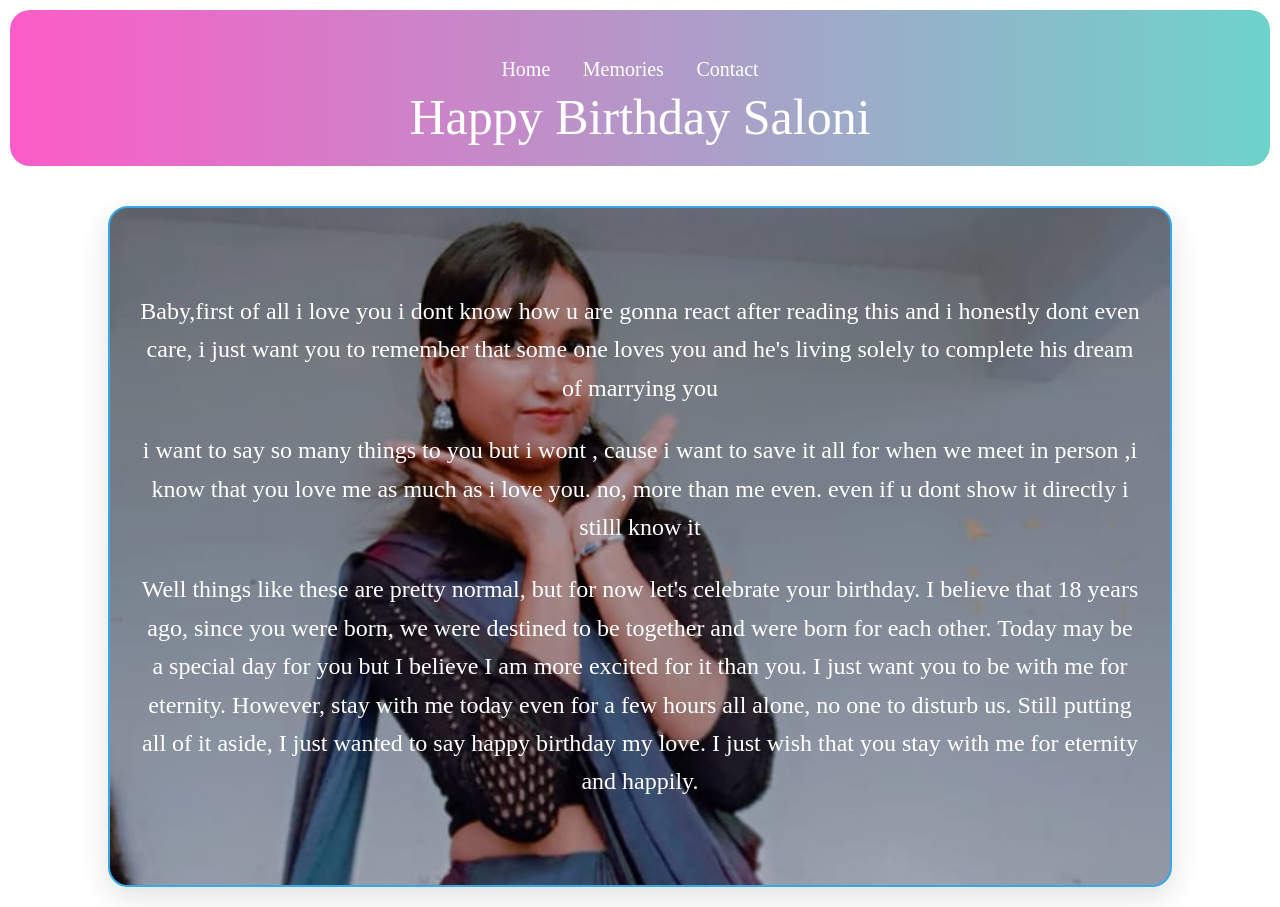
<file: index.html>
<!DOCTYPE html>
<html>
<head>
    
    <title>Happy Birthday Saloni</title>
<style>
body {
    background: white;
    margin: 0;
    font-family: cursive;
}

header {
    background: linear-gradient(to right, #fc5cc7, #6dd3ca);
    padding: 20px;
    margin: 10px;
    text-align: center;
    font-size: 50px;
    font-family: papyrus, fantasy;
    color: white;
    border-radius: 20px;
}

header ul {
    list-style-type: none;
    margin: 0;
    padding: 0;
}

header li {
    display: inline;
    margin-right: 20px;
    font-size: 20px;
}

header a {
    text-decoration: none;
    font-size: 20px;
    color: white;
}

header a:hover {
    color: #8438e7;
    text-decoration: underline;
}

section {
    padding: 60px 30px;
    text-align: center;
    font-size: 24px;
    line-height: 1.6;
    font-family: cursive;
    margin: 40px 20px 20px;
    background-image:url("hero.jng.jpeg") ;
    background-repeat: no-repeat;
    background-size: cover;
    background-position: center;
    background-color: rgba(255, 255, 255, 0.85);
    color: white;
    border-radius: 20px;
    border: 2px solid #38a7e7;
    max-width: 1000px;
    width: calc(100% - 40px);
    margin-left: auto;
    margin-right: auto;
    box-shadow: 0 10px 30px rgba(0, 0, 0, 0.12);
}

section p {
    margin: 24px 0;
}
</style>
</head>
<body>
    
    <header>
        <nav>
            <ul>
                <li><a href="index.html">Home</a></li>
                <li><a href="Memories.html">Memories</a></li>
                <li><a href="contact.html">Contact</a></li>
            </ul>
        </nav>
        Happy Birthday Saloni  
    </header> 
    <section>
      
          <p
          >Baby,first of all i love you  i dont know how u are gonna react after reading this and i honestly dont even care, i just want you to remember that some one loves you and he's living solely to complete his dream of marrying you 
        </p>
    
          <p>
                 i want to say so many things to you but i wont , cause i want to save it all for when we meet in person ,i know that you love me as much as i love you. no, more than me even. even if u dont show it directly i stilll know it
        </p>
           <p>Well things like these are pretty normal, but for now let's celebrate your birthday. I believe that 18 years ago, since you were born, we were destined to be together and were born for each other. Today may be a special day for you but I believe I am more excited for it than you. I just want you to be with me for eternity. However, stay with me today even for a few hours all alone, no one to disturb us. Still putting all of it aside, I just wanted to say happy birthday my love. I just wish that you stay with me for eternity and happily.</p>
        
        
     
  
    
           
       
        
       
           
</body>
</html>
</file>
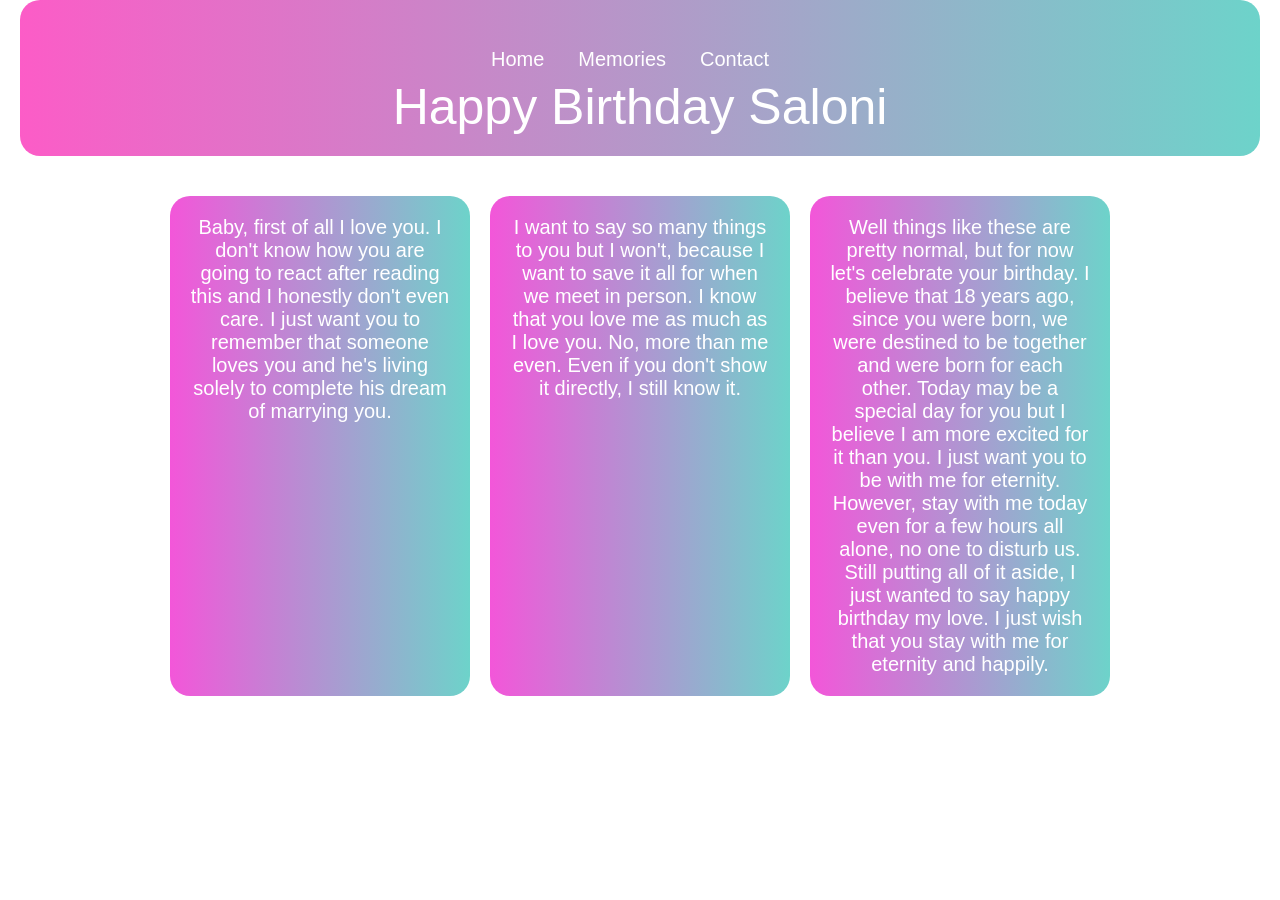
<file: contact.html>
<!DOCTYPE html>
<html>
<head>
    <title>Happy Birthday Saloni
    </title>
    <style>
body {
    background: white;
    margin: 0;
    font-family: Arial, sans-serif;
}
header {
    background: linear-gradient(to right, #fc5cc7, #6dd3ca);
    padding: 20px;
    text-align: center;
    font-size: 50px;
    font-family: Papyrus, sans-serif;
    color: white;
    border-radius: 20px;
    margin: 0 20px 20px;
}
header nav ul {
    list-style-type: none;
    margin: 0;
    padding: 0;
}
header nav ul li {
    display: inline;
    margin-right: 20px;
    font-size: 20px;
}
header nav ul li a {
    color: white;
    text-decoration: none;
}
section {
    background-color: white;
    padding: 20px;
    text-align: center;
    font-size: 20px;
    display: flex;
    flex-wrap: wrap;
    justify-content: center;
    gap: 20px;
}
.card {
    background: linear-gradient(to right, #f356d9, #6dd3ca);
    padding: 20px;
    border-radius: 20px;
    max-width: 300px;
    width: 100%;
    color: white;
    box-sizing: border-box;
}
.card p {
    margin: 0;
}
    </style>
</head>
<body>
    <header>
        <nav>
            <ul>
                <li><a href="index.html">Home</a></li>
                <li><a href="Memories.html">Memories</a></li>
                <li><a href="contact.html">Contact</a></li>
            </ul>
        </nav>
        Happy Birthday Saloni
    </header>
    <section>
       <div class="card">
            <p>Baby, first of all I love you. I don't know how you are going to react after reading this and I honestly don't even care. I just want you to remember that someone loves you and he's living solely to complete his dream of marrying you.</p>
        </div>
        <div class="card">
           <p>I want to say so many things to you but I won't, because I want to save it all for when we meet in person. I know that you love me as much as I love you. No, more than me even. Even if you don't show it directly, I still know it.</p>
        </div>
        <div class="card">
            <p>Well things like these are pretty normal, but for now let's celebrate your birthday. I believe that 18 years ago, since you were born, we were destined to be together and were born for each other. Today may be a special day for you but I believe I am more excited for it than you. I just want you to be with me for eternity. However, stay with me today even for a few hours all alone, no one to disturb us. Still putting all of it aside, I just wanted to say happy birthday my love. I just wish that you stay with me for eternity and happily.</p>
        </div>
    </section>
</body>
</html>
</file>
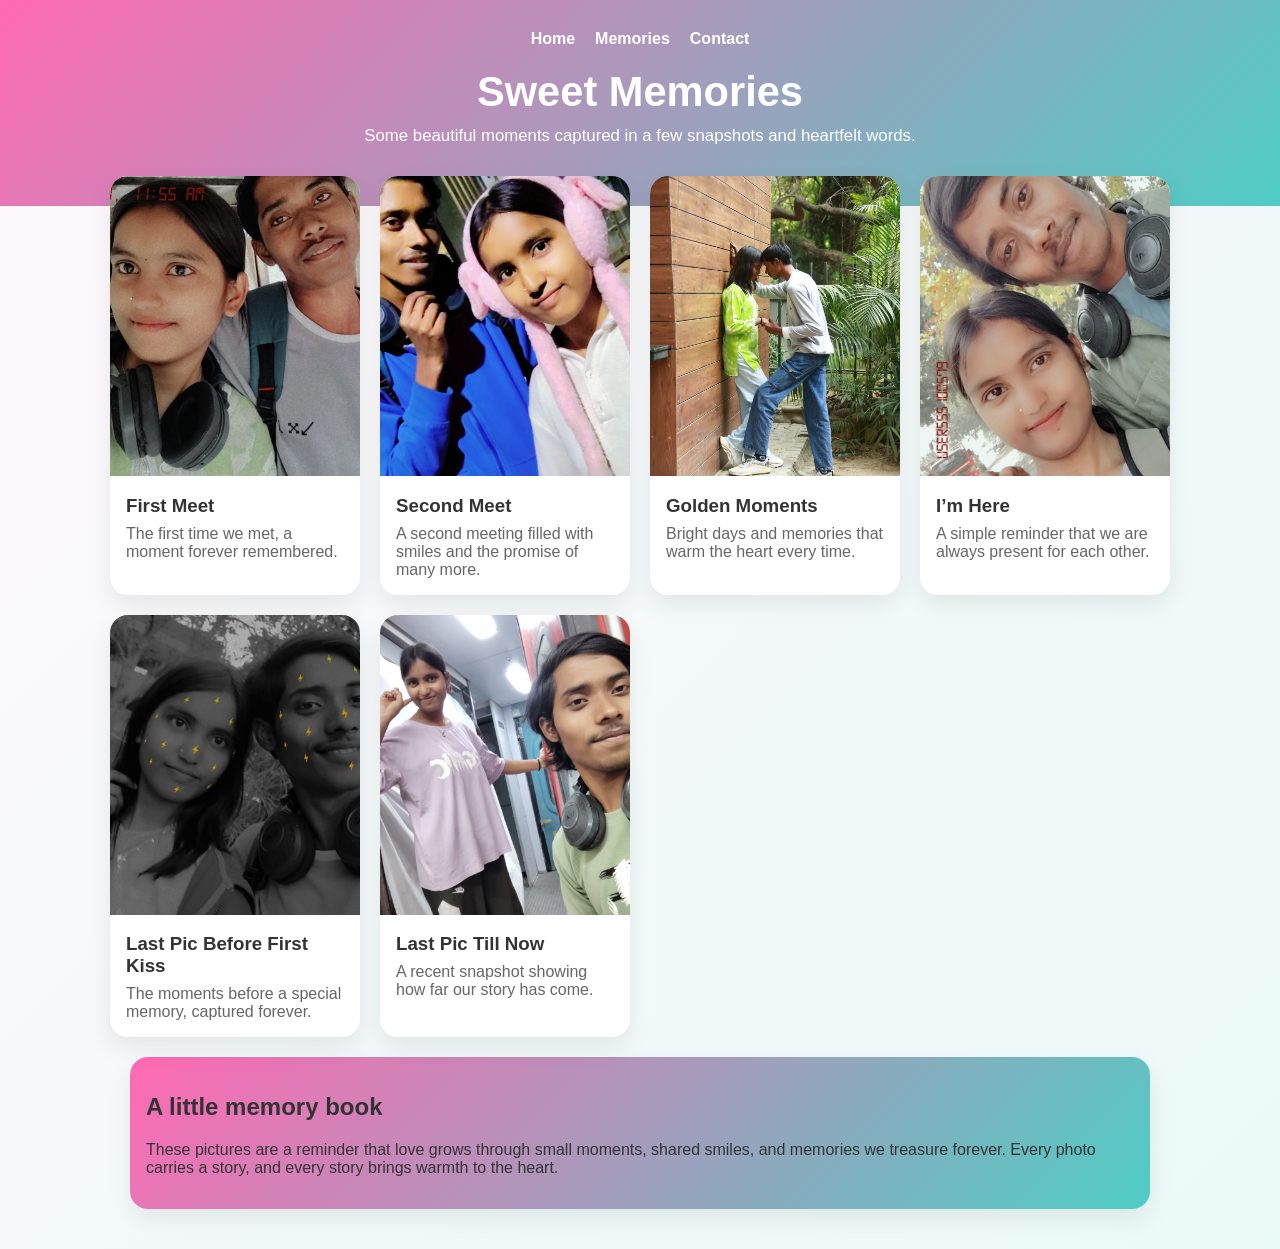
<file: Memories.html>
<!DOCTYPE html>
<html lang="en">
<head>
  <meta charset="UTF-8" />
  <meta name="viewport" content="width=device-width, initial-scale=1.0" />
  <title>Memories Gallery</title>
  <link rel="stylesheet" href="styles.css" />
  

</head>
<body>
  <header class="hero">
    <nav>
      <a href="index.html">Home</a>
      <a href="Memories.html">Memories</a>
      <a href="contact.html">Contact</a>
    </nav>
    <h1>Sweet Memories</h1>
    <p>Some beautiful moments captured in a few snapshots and heartfelt words.</p>
  </header>

  <main class="container">
   
    <section class="gallery">
      <article class="card">
        <img src="first meet.jpeg" alt="Memory photo 1" />
        <h3>First Meet</h3>
        <p>The first time we met, a moment forever remembered.</p>
      </article>
      <article class="card">
        <img src="second meet.jpeg" alt="Memory photo 2" />
        <h3>Second Meet</h3>
        <p>A second meeting filled with smiles and the promise of many more.</p>
      </article>
      <article class="card">
        <img src="golden moments.jpeg" alt="Memory photo 3" />
        <h3>Golden Moments</h3>
        <p>Bright days and memories that warm the heart every time.</p>
      </article>
      <article class="card">
        <img src="im here.jpeg" alt="Memory photo 4" />
        <h3>I’m Here</h3>
        <p>A simple reminder that we are always present for each other.</p>
      </article>
      <article class="card">
        <img src="last pic.jpeg" alt="Memory photo 5" />
        <h3>Last Pic Before First Kiss</h3>
        <p>The moments before a special memory, captured forever.</p>
      </article>
      <article class="card">
        <img src="last pic till now.jpeg" alt="Memory photo 6" />
        <h3>Last Pic Till Now</h3>
        <p>A recent snapshot showing how far our story has come.</p>
      </article>
    </section>
    <section class="card">
      <h2>A little memory book</h2>
      <p>These pictures are a reminder that love grows through small moments, shared smiles, and memories we treasure forever. Every photo carries a story, and every story brings warmth to the heart.</p>
    </section>
  </main>
</body>
</html>
</file>
<file: styles.css>
* {
  box-sizing: border-box;
}

body {
  margin: 0;
  font-family: "Segoe UI", Tahoma, Geneva, Verdana, sans-serif;
  background: linear-gradient(135deg, #fff8fc, #eafaf8);
  color: #333;
  border-radius: 20px;
}

.hero {
  background: linear-gradient(135deg, #ff69b4, #4ecdc4);
  color: white;
  padding: 30px 20px 60px;
  text-align: center;
}

  nav {
  display: flex;
  justify-content: center;
  gap: 20px;
  margin-bottom: 20px;
}

nav a {
  color: white;
  text-decoration: none;
  font-weight: 600;
}

nav a:hover {
  text-decoration: underline;
}

.hero h1 {
  font-size: 2.6rem;
  margin: 10px 0;
}

.hero p {
  font-size: 1.05rem;
  max-width: 700px;
  margin: 0 auto;
}

.container {
  max-width: 1100px;
  margin: -30px auto 40px;
  padding: 0 20px;
}

.intro {
  background: white;
  padding: 24px;
  border-radius: 20px;
  box-shadow: 0 10px 30px rgba(0, 0, 0, 0.08);
  margin-bottom: 20px;
}

.gallery {
  display: grid;
  grid-template-columns: repeat(auto-fit, minmax(220px, 1fr));
  gap: 20px;
}

article.card {
  background: white;
  border-radius: 18px;
  overflow: hidden;
  box-shadow: 0 10px 25px rgba(0, 0, 0, 0.08);
}

article.card img {
  width: 100%;
  height: 300px;
  object-fit: cover;
  display: block;
}

article.card h3,
article.card p {
  padding: 0 16px;
}

article.card h3 {
  margin-bottom: 8px;
}

article.card p {
  margin: 0 0 16px;
  color: #666;
}
section.card {
  background: linear-gradient(135deg, #ff69b4, #4ecdc4);
  border-radius: 18px;
  overflow: hidden;
  box-shadow: 0 10px 25px rgba(0, 0, 0, 0.08);
  padding: 16px;
  margin: 20px;
}
</file>
